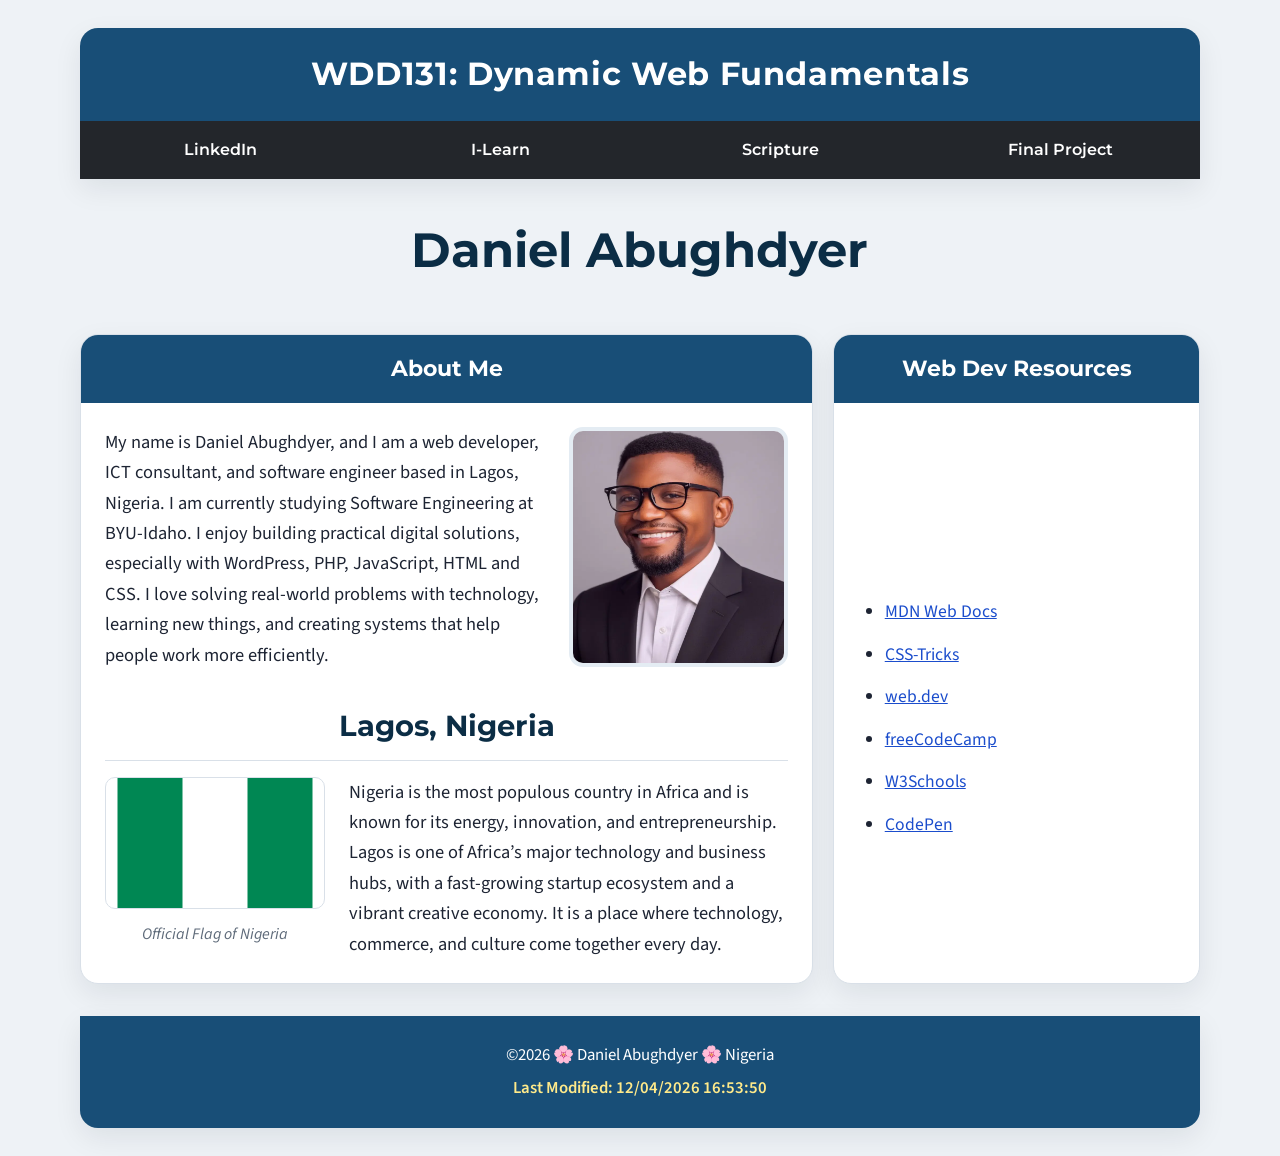
<file: index.html>
<!DOCTYPE html>
<html lang="en">
<head>
  <meta charset="UTF-8">
  <meta name="viewport" content="width=device-width, initial-scale=1.0">
  <title>WDD131 - Dynamic Web Fundamentals - Daniel Abughdyer</title>
  <meta name="description" content="Daniel Abughdyer course: WDD131 - Dynamic Web Fundamentals .">
  <meta name="author" content="Daniel Abughdyer">
  <link rel="preconnect" href="https://fonts.googleapis.com">
  <link rel="preconnect" href="https://fonts.gstatic.com" crossorigin>
  <link href="https://fonts.googleapis.com/css2?family=Montserrat:wght@400;600;700&family=Source+Sans+3:wght@400;600&display=swap" rel="stylesheet">
  <link rel="stylesheet" href="styles/base.css">
  <script src="scripts/getdates.js" defer></script>
</head>
<body>
  <header>
    <span id="course-title">WDD131: Dynamic Web Fundamentals</span>
    <nav>
      <a href="https://www.linkedin.com/in/daniel-abughdyer-a32211175" target="_blank" rel="noopener noreferrer">LinkedIn</a>
      <a href="https://byupw.instructure.com/" target="_blank" rel="noopener noreferrer">I-Learn</a>
      <a href="https://www.churchofjesuschrist.org/study/scriptures/bofm/1-ne/3?lang=eng&amp;id=p7#p7" target="_blank" rel="noopener noreferrer">Scripture</a>
      <a href="final-project/">Final Project</a>
    </nav>
  </header>

  <main>
    <h1>Daniel Abughdyer</h1>

    <section class="card">
      <h2>About Me</h2>
      <div class="about-grid">
        <div class="intro-text">
         <p>
            My name is Daniel Abughdyer, and I am a web developer, ICT consultant, 
            and software engineer based in Lagos, Nigeria. I am currently studying 
            Software Engineering at BYU-Idaho. I enjoy building practical digital solutions, 
            especially with WordPress, PHP, JavaScript, HTML and CSS. I love solving real-world 
            problems with technology, learning new things, and creating systems that help people 
            work more efficiently.
        </p>
        </div>

        <div class="profile-wrap">
          <img src="images/profile.webp" alt="Profile picture of Daniel Abughdyer" width="240" height="240">
        </div>

        <div class="location-block">
          <h3>Lagos, Nigeria</h3>
          <div class="location-content">
            <figure>
              <img src="images/nigeria-flag.svg" alt="Official flag of Nigeria" width="220" height="132">
              <figcaption>Official Flag of Nigeria</figcaption>
            </figure>
            <p>
              Nigeria is the most populous country in Africa and is known for its energy,
              innovation, and entrepreneurship. Lagos is one of Africa’s major technology
              and business hubs, with a fast-growing startup ecosystem and a vibrant creative economy.
              It is a place where technology, commerce, and culture come together every day.
            </p>
          </div>
        </div>
      </div>
    </section>

    <section class="card">
      <h2>Web Dev Resources</h2>
      <div class="resources">
        <ul>
          <li><a href="https://developer.mozilla.org/" target="_blank" rel="noopener noreferrer">MDN Web Docs</a></li>
          <li><a href="https://css-tricks.com/" target="_blank" rel="noopener noreferrer">CSS-Tricks</a></li>
          <li><a href="#" target="_blank" rel="noopener noreferrer">web.dev</a></li>
          <li><a href="https://www.freecodecamp.org/" target="_blank" rel="noopener noreferrer">freeCodeCamp</a></li>
          <li><a href="https://www.w3schools.com/" target="_blank" rel="noopener noreferrer">W3Schools</a></li>
          <li><a href="https://codepen.io/" target="_blank" rel="noopener noreferrer">CodePen</a></li>
        </ul>
      </div>
    </section>
  </main>

  <footer>
    <p>&copy;<span id="currentyear"></span> 🌸 Daniel Abughdyer 🌸 Nigeria</p>
    <p id="lastModified"></p>
  </footer>
</body>
</html>
</file>
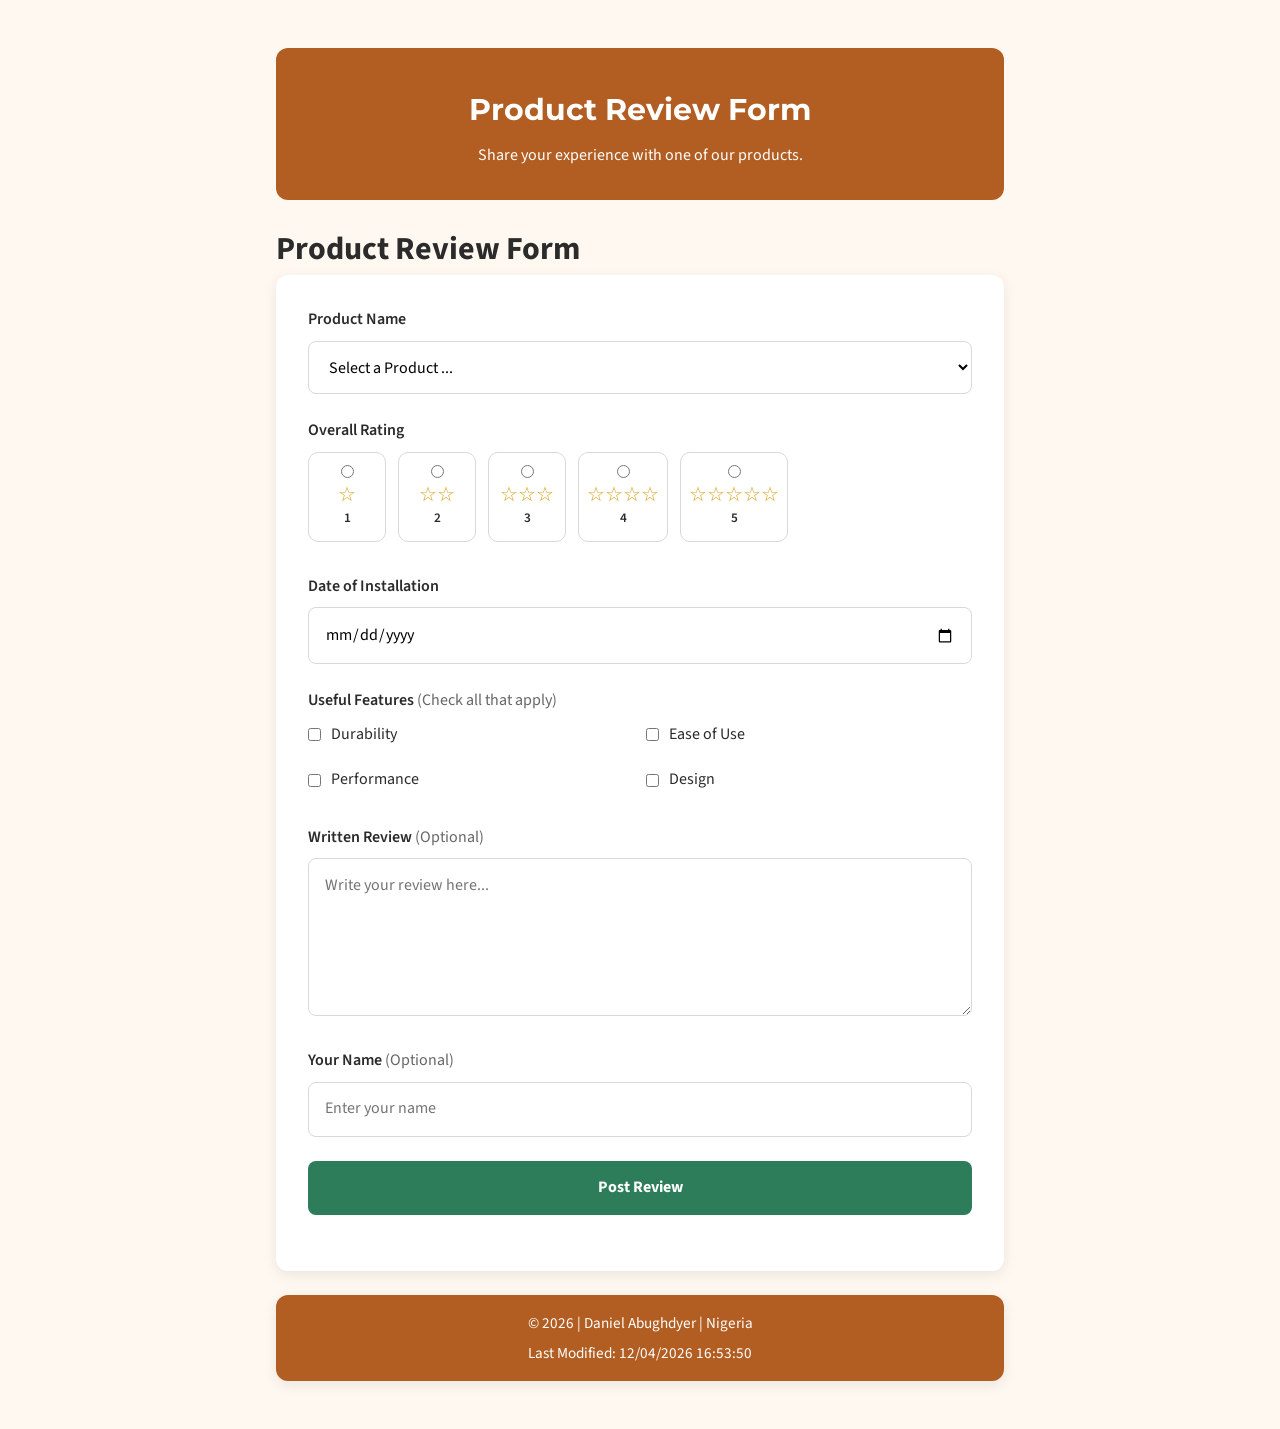
<file: form.html>
<!DOCTYPE html>
<html lang="en">
<head>
  <meta charset="UTF-8">
  <meta name="viewport" content="width=device-width, initial-scale=1.0">
  <title>Product Review Form</title>
  <meta name="description" content="Product review form assignment for WDD131 showcasing form design principles, responsive layout, and JavaScript-based interactivity.">
  <meta name="author" content="Daniel Abughdyer">

  <link rel="preconnect" href="https://fonts.googleapis.com">
  <link rel="preconnect" href="https://fonts.gstatic.com" crossorigin>
  <link href="https://fonts.googleapis.com/css2?family=Montserrat:wght@500;600;700&family=Source+Sans+3:wght@400;600&display=swap" rel="stylesheet">

  <link rel="stylesheet" href="styles/form.css">
  <script src="scripts/form.js" defer></script>
</head>
<body>
  <div class="container">
    <header class="site-header">
      <h1>Product Review Form</h1>
      <p>Share your experience with one of our products.</p>
    </header>

    <main>
        <h1>Product Review Form</h1>
      <form class="review-form" method="get" action="review.html">
        <div class="form-group">
          <label for="productName">Product Name</label>
          <select id="productName" name="productName" required>
            <option value="" disabled selected>Select a Product ...</option>
          </select>
        </div>

        <fieldset class="form-group">
          <legend>Overall Rating</legend>
          <div class="rating-group">
            <label for="rating1" class="rating-option">
              <input type="radio" id="rating1" name="rating" value="1" required>
              <span>☆</span>
              <small>1</small>
            </label>

            <label for="rating2" class="rating-option">
              <input type="radio" id="rating2" name="rating" value="2" required>
              <span>☆☆</span>
              <small>2</small>
            </label>

            <label for="rating3" class="rating-option">
              <input type="radio" id="rating3" name="rating" value="3" required>
              <span>☆☆☆</span>
              <small>3</small>
            </label>

            <label for="rating4" class="rating-option">
              <input type="radio" id="rating4" name="rating" value="4" required>
              <span>☆☆☆☆</span>
              <small>4</small>
            </label>

            <label for="rating5" class="rating-option">
              <input type="radio" id="rating5" name="rating" value="5" required>
              <span>☆☆☆☆☆</span>
              <small>5</small>
            </label>
          </div>
        </fieldset>

        <div class="form-group">
          <label for="installDate">Date of Installation</label>
          <input type="date" id="installDate" name="installDate" required>
        </div>

        <fieldset class="form-group">
          <legend>Useful Features <span>(Check all that apply)</span></legend>

          <div class="checkbox-group">
            <label for="durability">
              <input type="checkbox" id="durability" name="features" value="Durability">
              Durability
            </label>

            <label for="easeOfUse">
              <input type="checkbox" id="easeOfUse" name="features" value="Ease of Use">
              Ease of Use
            </label>

            <label for="performance">
              <input type="checkbox" id="performance" name="features" value="Performance">
              Performance
            </label>

            <label for="design">
              <input type="checkbox" id="design" name="features" value="Design">
              Design
            </label>
          </div>
        </fieldset>

        <div class="form-group">
          <label for="writtenReview">Written Review <span>(Optional)</span></label>
          <textarea id="writtenReview" name="writtenReview" rows="5" placeholder="Write your review here..."></textarea>
        </div>

        <div class="form-group">
          <label for="userName">Your Name <span>(Optional)</span></label>
          <input type="text" id="userName" name="userName" placeholder="Enter your name">
        </div>

        <div class="form-group">
          <input type="submit" value="Post Review" class="submit-button">
        </div>
      </form>
    </main>

    <footer class="site-footer">
      <p>&copy; <span id="year"></span> | Daniel Abughdyer | Nigeria</p>
      <p id="lastModified"></p>
    </footer>
  </div>
</body>
</html>
</file>
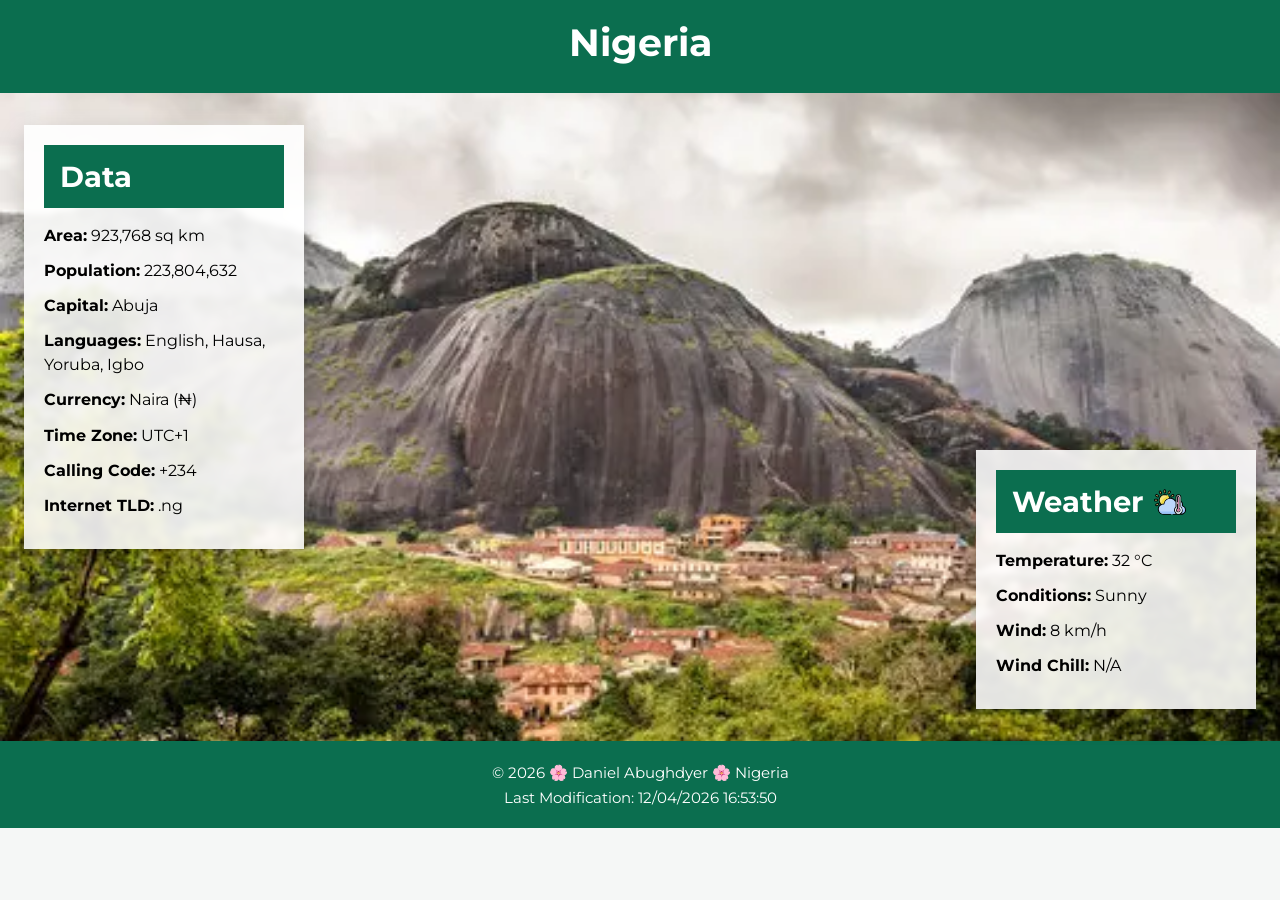
<file: place.html>
<!DOCTYPE html>
<html lang="en">
<head>
  <meta charset="UTF-8">
  <meta name="viewport" content="width=device-width, initial-scale=1.0">
  <title>Place Nigeria</title>
  <meta name="description" content="Nigeria is a vibrant West African country known for its rich culture, diverse languages, growing economy, and dynamic cities like Lagos and Abuja.">
  <meta name="author" content="Daniel Abughdyer">

  <link rel="preconnect" href="https://fonts.googleapis.com">
  <link rel="preconnect" href="https://fonts.gstatic.com" crossorigin>
  <link href="https://fonts.googleapis.com/css2?family=Montserrat:wght@400;600;700&family=Source+Sans+3:wght@400;600&display=swap" rel="stylesheet">

  <link rel="stylesheet" href="styles/place.css">
  <script src="scripts/place.js" defer></script>
</head>
<body>

  <header class="header">
    <h1>Nigeria</h1>
  </header>


<main>
  <section class="hero">
    <picture>
      <source srcset="images/nigeria-landscape.webp" media="(min-width: 768px)">
      <img src="images/nigeria-landscape.webp" alt="A beautiful view representing Nigeria">
    </picture>

    <div class="card data-card">
      <h2>Data</h2>
      <ul>
        <li><strong>Area:</strong> 923,768 sq km</li>
        <li><strong>Population:</strong> 223,804,632</li>
        <li><strong>Capital:</strong> Abuja</li>
        <li><strong>Languages:</strong> English, Hausa, Yoruba, Igbo</li>
        <li><strong>Currency:</strong> Naira (₦)</li>
        <li><strong>Time Zone:</strong> UTC+1</li>
        <li><strong>Calling Code:</strong> +234</li>
        <li><strong>Internet TLD:</strong> .ng</li>
      </ul>
    </div>

<div class="card weather-card">
  <h2>Weather</h2>

  <p><strong>Temperature:</strong> <span id="temp">32</span> °C</p>
  <p><strong>Conditions:</strong> Sunny</p>
  <p><strong>Wind:</strong> <span id="wind">8</span> km/h</p>
  <p><strong>Wind Chill:</strong> <span id="chill"></span></p>
</div>
  </section>
</main>

  <footer>
    <p>&copy; <span id="year"></span> 🌸 Daniel Abughdyer 🌸 Nigeria</p>
    <p>Last Modification: <span id="modified"></span></p>
  </footer>

</body>
</html>
</file>
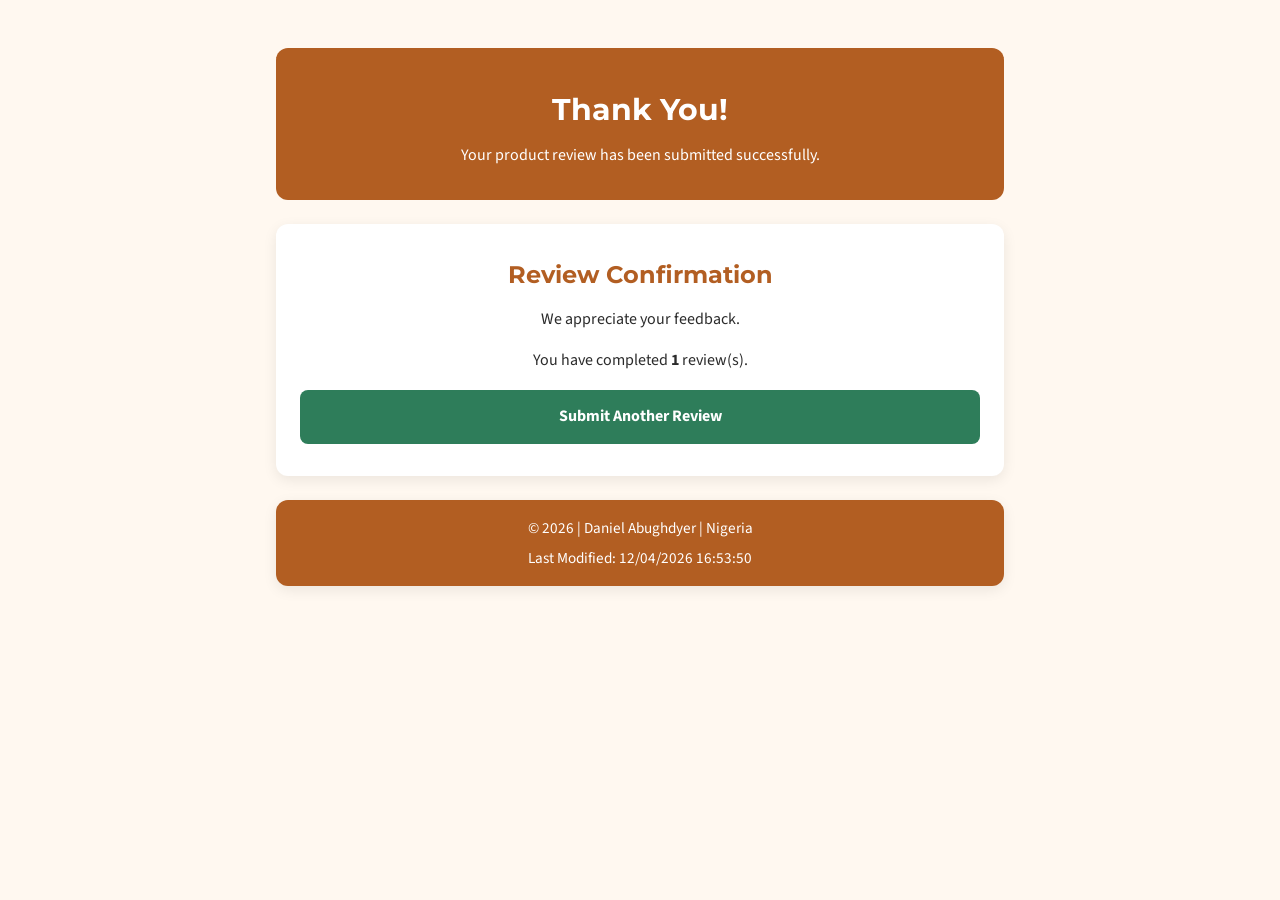
<file: review.html>
<!DOCTYPE html>
<html lang="en">
<head>
  <meta charset="UTF-8">
  <meta name="viewport" content="width=device-width, initial-scale=1.0">
  <title>Review Submitted</title>
  <meta name="description" content="Review submission confirmation page for WDD131.">
  <meta name="author" content="Daniel Abughdyer">

  <link rel="preconnect" href="https://fonts.googleapis.com">
  <link rel="preconnect" href="https://fonts.gstatic.com" crossorigin>
  <link href="https://fonts.googleapis.com/css2?family=Montserrat:wght@500;600;700&family=Source+Sans+3:wght@400;600&display=swap" rel="stylesheet">

  <link rel="stylesheet" href="styles/form.css">
  <script src="scripts/review.js" defer></script>
</head>
<body>
  <div class="container">
    <header class="site-header">
      <h1>Thank You!</h1>
      <p>Your product review has been submitted successfully.</p>
    </header>

    <main>
      <section class="confirmation-card">
        <h2>Review Confirmation</h2>
        <p>We appreciate your feedback.</p>
        <p>You have completed <strong><span id="reviewCount">0</span></strong> review(s).</p>
        <a href="form.html" class="back-link">Submit Another Review</a>
      </section>
    </main>

    <footer class="site-footer">
      <p>&copy; <span id="year"></span> | Daniel Abughdyer | Nigeria</p>
      <p id="lastModified"></p>
    </footer>
  </div>
</body>
</html>
</file>
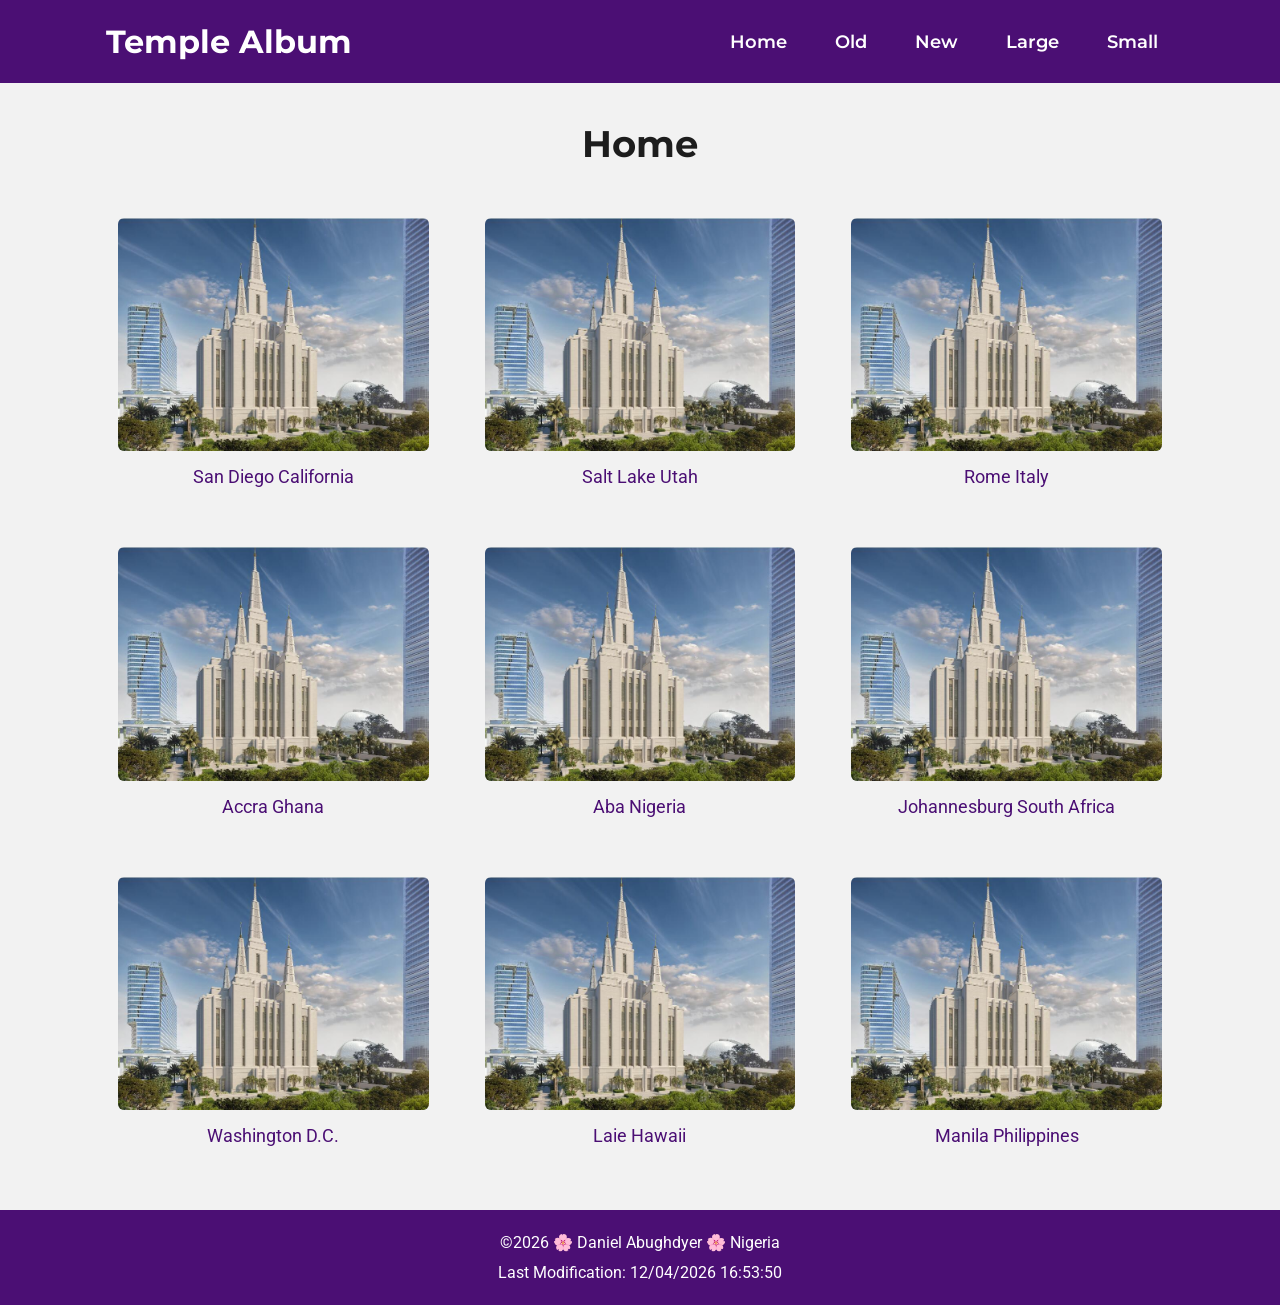
<file: temples.html>
<!DOCTYPE html>
<html lang="en-US">
<head>
  <meta charset="UTF-8">
  <meta name="viewport" content="width=device-width, initial-scale=1.0">
 <meta name="description" content="Explore the WDD131 Temple Album, a responsive gallery showcasing beautiful temples with clean design and optimized user experience.">
  <meta name="author" content="Daniel Abughdyer">
  <title>Temple Album</title>

  <link rel="preconnect" href="https://fonts.googleapis.com">
  <link rel="preconnect" href="https://fonts.gstatic.com" crossorigin>
  <link href="https://fonts.googleapis.com/css2?family=Montserrat:wght@400;600;700&family=Roboto:wght@400;500&display=swap" rel="stylesheet">

  <link rel="stylesheet" href="styles/temples.css">
  <link rel="stylesheet" href="styles/temples-large.css">

  <script src="scripts/temples.js" defer></script>
</head>
<body>
  <header>
    <div class="header-container">
      <h2>Temple Album</h2>

      <button id="menu-button" aria-label="Open navigation menu" aria-expanded="false">&#9776;</button>

      <nav id="nav-menu">
        <a href="#">Home</a>
        <a href="#">Old</a>
        <a href="#">New</a>
        <a href="#">Large</a>
        <a href="#">Small</a>
      </nav>
    </div>
  </header>

  <main>
    <h1>Home</h1>

    <section class="gallery">
      <figure>
        <img src="images/temple1.jpg" alt="San Diego California Temple" loading="lazy" width="400" height="250">
        <figcaption>San Diego California</figcaption>
      </figure>

      <figure>
        <img src="images/temple2.jpg" alt="Salt Lake Temple" loading="lazy" width="400" height="250">
        <figcaption>Salt Lake Utah</figcaption>
      </figure>

      <figure>
        <img src="images/temple3.jpg" alt="Rome Italy Temple" loading="lazy" width="400" height="250">
        <figcaption>Rome Italy</figcaption>
      </figure>

      <figure>
        <img src="images/temple4.jpg" alt="Accra Ghana Temple" loading="lazy" width="400" height="250">
        <figcaption>Accra Ghana</figcaption>
      </figure>

      <figure>
        <img src="images/temple5.jpg" alt="Aba Nigeria Temple" loading="lazy" width="400" height="250">
        <figcaption>Aba Nigeria</figcaption>
      </figure>

      <figure>
        <img src="images/temple6.jpg" alt="Johannesburg South Africa Temple" loading="lazy" width="400" height="250">
        <figcaption>Johannesburg South Africa</figcaption>
      </figure>

      <figure>
        <img src="images/temple7.jpg" alt="Washington D.C. Temple" loading="lazy" width="400" height="250">
        <figcaption>Washington D.C.</figcaption>
      </figure>

      <figure>
        <img src="images/temple8.jpg" alt="Laie Hawaii Temple" loading="lazy" width="400" height="250">
        <figcaption>Laie Hawaii</figcaption>
      </figure>

      <figure>
        <img src="images/temple9.jpg" alt="Manila Philippines Temple" loading="lazy" width="400" height="250">
        <figcaption>Manila Philippines</figcaption>
      </figure>
    </section>
  </main>

  <footer>
    <p>
      &copy;<span id="currentyear"></span> 🌸 Daniel Abughdyer 🌸 Nigeria
    </p>
    <p id="lastModified"></p>
  </footer>
</body>
</html>
</file>
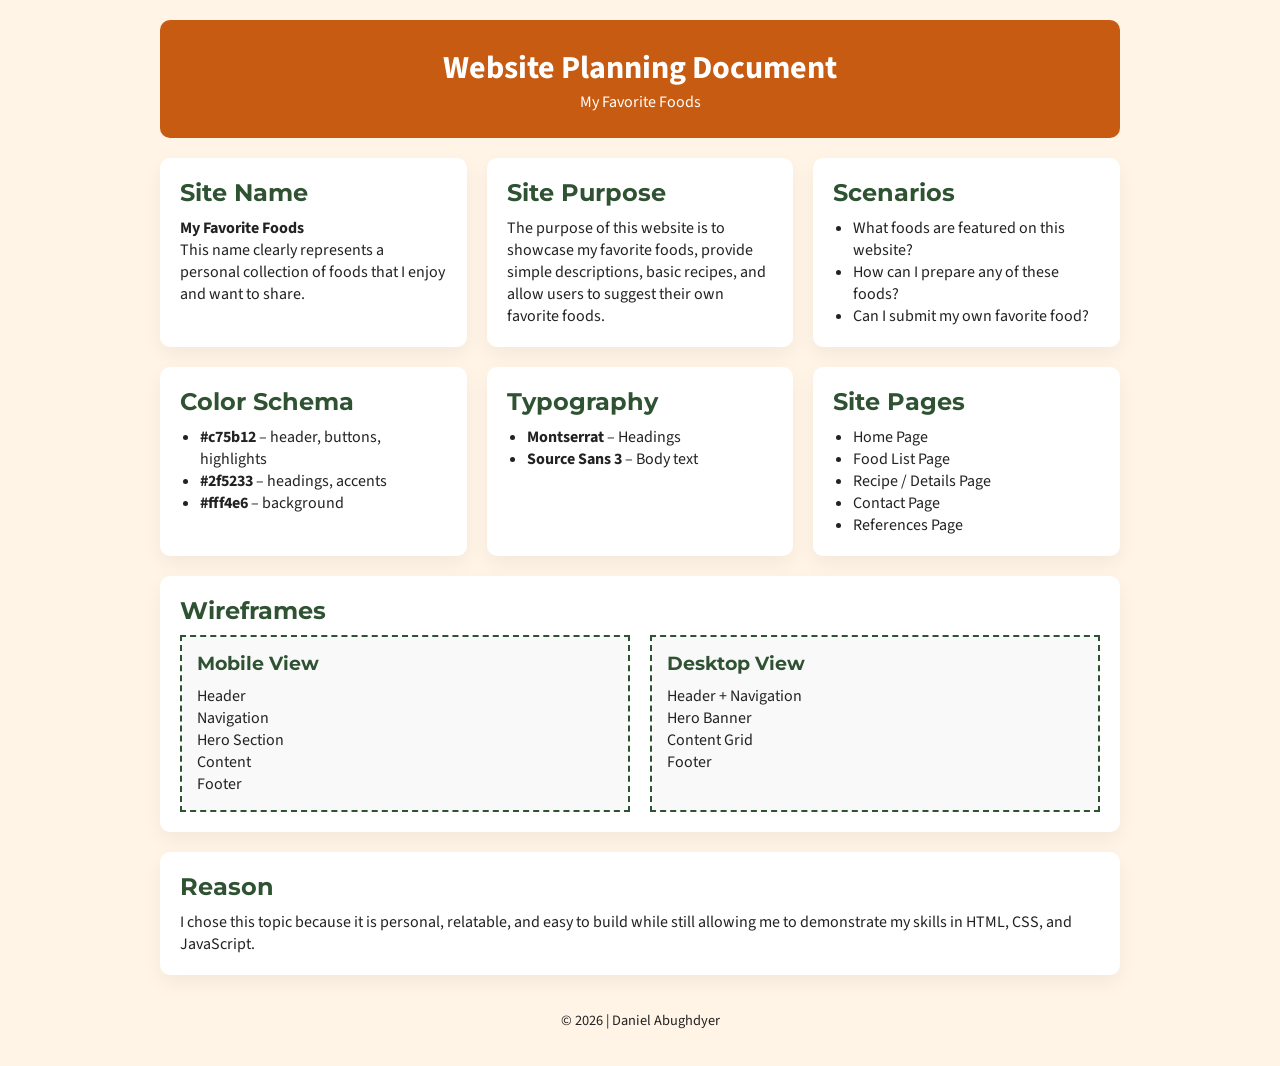
<file: project/siteplan.html>
<!DOCTYPE html>
<html lang="en">
<head>
  <meta charset="UTF-8">
  <meta name="viewport" content="width=device-width, initial-scale=1.0">
  <title>Product Review - My Favorite Foods</title>

  <meta name="description" content="Website planning document for My Favorite Foods project.">
  <meta name="author" content="Daniel Abughdyer">

  <!-- Google Fonts -->
  <link rel="preconnect" href="https://fonts.googleapis.com">
  <link rel="preconnect" href="https://fonts.gstatic.com" crossorigin>
  <link href="https://fonts.googleapis.com/css2?family=Montserrat:wght@400;600;700&family=Source+Sans+3:wght@400;600&display=swap" rel="stylesheet">

  <!-- CSS -->
  <link rel="stylesheet" href="styles/styles.css">
</head>

<body>

  <div class="container">

    <header class="header">
      <h1>Website Planning Document</h1>
      <p>My Favorite Foods</p>
    </header>

    <main class="main">

      <section class="card">
        <h2>Site Name</h2>
        <p><strong>My Favorite Foods</strong></p>
        <p>This name clearly represents a personal collection of foods that I enjoy and want to share.</p>
      </section>

      <section class="card">
        <h2>Site Purpose</h2>
        <p>
          The purpose of this website is to showcase my favorite foods, provide simple descriptions,
          basic recipes, and allow users to suggest their own favorite foods.
        </p>
      </section>

      <section class="card">
        <h2>Scenarios</h2>
        <ul>
          <li>What foods are featured on this website?</li>
          <li>How can I prepare any of these foods?</li>
          <li>Can I submit my own favorite food?</li>
        </ul>
      </section>

      <section class="card">
        <h2>Color Schema</h2>
        <ul>
          <li><strong>#c75b12</strong> – header, buttons, highlights</li>
          <li><strong>#2f5233</strong> – headings, accents</li>
          <li><strong>#fff4e6</strong> – background</li>
        </ul>
      </section>

      <section class="card">
        <h2>Typography</h2>
        <ul>
          <li><strong>Montserrat</strong> – Headings</li>
          <li><strong>Source Sans 3</strong> – Body text</li>
        </ul>
      </section>

      <section class="card">
        <h2>Site Pages</h2>
        <ul>
          <li>Home Page</li>
          <li>Food List Page</li>
          <li>Recipe / Details Page</li>
          <li>Contact Page</li>
          <li>References Page</li>
        </ul>
      </section>

      <section class="card full">
        <h2>Wireframes</h2>

        <div class="wireframes">

          <div class="wireframe">
            <h3>Mobile View</h3>
            <p>Header</p>
            <p>Navigation</p>
            <p>Hero Section</p>
            <p>Content</p>
            <p>Footer</p>
          </div>

          <div class="wireframe">
            <h3>Desktop View</h3>
            <p>Header + Navigation</p>
            <p>Hero Banner</p>
            <p>Content Grid</p>
            <p>Footer</p>
          </div>

        </div>
      </section>

      <section class="card">
        <h2>Reason</h2>
        <p>
          I chose this topic because it is personal, relatable, and easy to build while still
          allowing me to demonstrate my skills in HTML, CSS, and JavaScript.
        </p>
      </section>

    </main>

    <footer class="footer">
      <p>&copy; 2026 | Daniel Abughdyer</p>
    </footer>

  </div>

</body>
</html>
</file>
<file: styles/base.css>
:root {
  --primary: #184e77;
  --primary-dark: #0b2d45;
  --accent: #f2c14e;
  --surface: #ffffff;
  --surface-alt: #f5f7fb;
  --text: #1d2433;
  --muted: #5f6b7a;
  --border: #d9e0e8;
  --shadow: 0 10px 28px rgba(16, 24, 40, 0.08);
  --radius: 18px;
}

* {
  box-sizing: border-box;
}

body {
  margin: 0;
  font-family: "Source Sans 3", Arial, sans-serif;
  color: var(--text);
  background: #eef2f6;
  line-height: 1.65;
}

img {
  max-width: 100%;
  display: block;
}

header,
main,
footer {
  width: min(1120px, calc(100% - 2rem));
  margin: 0 auto;
}

header {
  margin-top: 1.75rem;
  border-radius: var(--radius) var(--radius) 0 0;
  overflow: hidden;
  box-shadow: var(--shadow);
}

#course-title {
  display: block;
  text-align: center;
  background: var(--primary);
  color: #fff;
  padding: 1.25rem 1rem;
  font-family: "Montserrat", Arial, sans-serif;
  font-size: clamp(1.25rem, 2.5vw, 2rem);
  font-weight: 700;
  letter-spacing: 0.02em;
}

nav {
  display: flex;
  flex-wrap: wrap;
  justify-content: space-between;
  align-items: center;
  background: #23262b;
}

nav a {
  flex: 1 1 160px;
  text-align: center;
  padding: 1rem;
  color: #fff;
  text-decoration: none;
  font-family: "Montserrat", Arial, sans-serif;
  font-weight: 600;
  transition: background-color 0.25s ease, color 0.25s ease, transform 0.25s ease;
}

nav a:hover,
nav a:focus-visible {
  background: var(--accent);
  color: #111;
  transform: translateY(-2px);
}

main {
  padding: 2rem 0;
}

main h1 {
  margin: 0 0 1.5rem;
  text-align: center;
  font-family: "Montserrat", Arial, sans-serif;
  font-size: clamp(2rem, 4vw, 3rem);
  color: var(--primary-dark);
}

main {
  display: grid;
  grid-template-columns: 2fr 1fr;
  gap: 1.25rem;
}

main h1 {
  grid-column: 1 / -1;
}

.card {
  background: var(--surface);
  border: 1px solid var(--border);
  border-radius: var(--radius);
  box-shadow: var(--shadow);
  overflow: hidden;
}

.card h2 {
  margin: 0;
  padding: 1rem 1.25rem;
  text-align: center;
  background: var(--primary);
  color: #fff;
  font-family: "Montserrat", Arial, sans-serif;
  font-size: 1.35rem;
}

.about-grid {
  padding: 1.5rem;
  display: grid;
  grid-template-columns: 2fr 1fr;
  gap: 1.5rem;
}

.intro-text p,
.location-content p {
  margin: 0;
  font-size: 1.15rem;
}

.profile-wrap {
  display: flex;
  justify-content: center;
  align-items: start;
}

.profile-wrap img {
  width: min(100%, 240px);
  border-radius: 14px;
  border: 4px solid #e4ecf3;
}

.location-block {
  grid-column: 1 / -1;
  padding-top: 0.5rem;
}

.location-block h3 {
  margin: 0 0 1rem;
  padding-bottom: 0.65rem;
  border-bottom: 1px solid var(--border);
  text-align: center;
  font-family: "Montserrat", Arial, sans-serif;
  font-size: 1.8rem;
  color: var(--primary-dark);
}

.location-content {
  display: grid;
  grid-template-columns: 220px 1fr;
  gap: 1.5rem;
  align-items: start;
}

figure {
  margin: 0;
  text-align: center;
}

figure img {
  border: 1px solid var(--border);
  border-radius: 10px;
  background: #fff;
}

figcaption {
  margin-top: 0.75rem;
  font-style: italic;
  color: var(--muted);
}

.resources {
  padding: 1.75rem 1.75rem 2rem;
  min-height: 100%;
  display: flex;
  align-items: center;
}

.resources ul {
  margin: 0;
  padding-left: 1.4rem;
}

.resources li {
  margin-bottom: 0.85rem;
  font-size: 1.1rem;
}

.resources a {
  color: #1b4dcc;
}

.resources a:hover,
.resources a:focus-visible {
  text-decoration: none;
}

footer {
  margin-bottom: 1.75rem;
  padding: 1.25rem 1rem;
  text-align: center;
  background: var(--primary);
  color: #fff;
  border-radius: 0 0 var(--radius) var(--radius);
  box-shadow: var(--shadow);
}

footer p {
  margin: 0.35rem 0;
  font-size: 1.05rem;
}

#lastModified {
  color: #ffea8a;
  font-weight: 600;
}

@media (max-width: 860px) {
  main {
    grid-template-columns: 1fr;
  }

  .about-grid,
  .location-content {
    grid-template-columns: 1fr;
  }

  .profile-wrap {
    order: -1;
  }

  nav a {
    flex-basis: 50%;
  }
}

@media (max-width: 560px) {
  body {
    line-height: 1.55;
  }

  header,
  main,
  footer {
    width: min(100% - 1rem, 1120px);
  }

  nav a {
    flex-basis: 100%;
  }

  .card h2 {
    font-size: 1.2rem;
  }

  .about-grid,
  .resources {
    padding: 1rem;
  }

  .location-block h3 {
    font-size: 1.45rem;
  }
}
</file>
<file: styles/form.css>
:root {
    --primary: #b25e22;
    --secondary: #fff8f0;
    --accent: #2e7d5a;
    --text: #2b2b2b;
    --card: #ffffff;
    --border: #d9d9d9;
    --shadow: rgba(0, 0, 0, 0.08);
}

* {
    margin: 0;
    padding: 0;
    box-sizing: border-box;
}

body {
    font-family: "Source Sans 3", sans-serif;
    background-color: var(--secondary);
    color: var(--text);
    line-height: 1.6;
}

.container {
    max-width: 760px;
    margin: 0 auto;
    padding: 1rem;
}

.site-footer,
.review-form,
.confirmation-card {
    background-color: var(--card);
    border-radius: 12px;
    box-shadow: 0 4px 14px var(--shadow);
}

.site-header {
    background-color: var(--primary);
    border-radius: 12px;
    color: #fff;
    text-align: center;
    padding: 2rem 1rem;
    margin: 1rem 0 1.5rem;
    border-top: 6px solid var(--primary);
}

.site-header h1 {
    font-family: "Montserrat", sans-serif;
    font-size: 1.9rem;
    color: var(--card);
    margin-bottom: 0.5rem;
}

.site-header p {
    color: #ffffff;
}

.review-form {
    padding: 1.5rem;
}

.form-group,
fieldset {
    margin-bottom: 1.5rem;
    border: none;
}

label,
legend {
    display: block;
    font-weight: 600;
    margin-bottom: 0.5rem;
}

label span,
legend span {
    font-weight: 400;
    color: #666;
}

input[type="text"],
input[type="date"],
select,
textarea {
    width: 100%;
    padding: 0.85rem 1rem;
    border: 1px solid var(--border);
    border-radius: 8px;
    font: inherit;
    background-color: #fff;
}

textarea {
    resize: vertical;
    min-height: 120px;
}

input:focus,
select:focus,
textarea:focus {
    outline: 2px solid rgba(46, 125, 90, 0.2);
    border-color: var(--accent);
}

.rating-group {
    display: flex;
    flex-wrap: wrap;
    gap: 0.75rem;
}

.rating-option {
    display: flex;
    flex-direction: column;
    align-items: center;
    justify-content: center;
    min-width: 78px;
    padding: 0.75rem 0.5rem;
    border: 1px solid var(--border);
    border-radius: 10px;
    background: #fff;
    cursor: pointer;
    text-align: center;
}

.rating-option span {
    font-size: 1.25rem;
    color: #d4a017;
    line-height: 1.2;
}

.rating-option input {
    margin-bottom: 0.35rem;
}

.checkbox-group {
    display: grid;
    gap: 0.75rem;
}

.checkbox-group label {
    display: flex;
    align-items: center;
    gap: 0.6rem;
    font-weight: 400;
}

.submit-button,
.back-link {
    display: inline-block;
    width: 100%;
    padding: 0.9rem 1.2rem;
    border: none;
    border-radius: 8px;
    background-color: var(--accent);
    color: #fff;
    font: inherit;
    font-weight: 700;
    text-align: center;
    text-decoration: none;
    cursor: pointer;
}

.submit-button:hover,
.back-link:hover {
    opacity: 0.95;
}

.confirmation-card {
    padding: 2rem 1.5rem;
    text-align: center;
}

.confirmation-card h2 {
    font-family: "Montserrat", sans-serif;
    color: var(--primary);
    margin-bottom: 0.75rem;
}

.confirmation-card p {
    margin-bottom: 1rem;
}

.site-footer {
    margin: 1.5rem 0 1rem;
    padding: 1rem;
    text-align: center;
    font-size: 0.95rem;
    background-color: var(--primary);
    color: #fff;
}

.site-footer p:first-child {
    margin-bottom: 0.35rem;
}

#lastModified {
    color: #ffffff;
}

@media (min-width: 700px) {
    .container {
        padding: 2rem 1rem;
    }

    .review-form {
        padding: 2rem;
    }

    .checkbox-group {
        grid-template-columns: 1fr 1fr;
    }
}
</file>
<file: styles/place.css>
:root {
  --primary: #0b6e4f;
  --secondary: #f5f7f6;
  --accent: #0b6e4f;
  --highlight: #dfeee7;
  --overlay: rgba(255, 255, 255, 0.88);
  --shadow: rgba(0, 0, 0, 0.2);
  --border: #d9d9d9;
}

* {
  box-sizing: border-box;
}

body {
  margin: 0;
  font-family: 'Montserrat', sans-serif;
  color: var(--accent);
  background: var(--secondary);
}

img {
  max-width: 100%;
  height: auto;
  display: block;
}

.header {
  background: var(--primary);
  color: #fff;
  text-align: center;
  padding: 1.2rem 1rem;
  border-bottom: 8px solid var(--accent);
}

.header h1 {
  margin: 0;
  font-size: 2.4rem;
  font-weight: 700;
}

.hero {
  position: relative;
}

.hero picture,
.hero img {
  display: block;
  width: 100%;
}

.hero img {
  height: 72vh;
  object-fit: cover;
}

.card {
  background: var(--overlay);
  padding: 1.25rem;
  width: 280px;
  box-shadow: 0 10px 25px var(--shadow);
  backdrop-filter: blur(3px);
}

.card h2 {
  margin: 0 0 1rem;
  background: var(--primary);
  color: #fff;
  padding: 0.85rem 1rem;
  font-size: 1.8rem;
  font-weight: 700;
}

.data-card {
  position: absolute;
  top: 2rem;
  left: 1.5rem;
}

.weather-card {
  position: absolute;
  right: 1.5rem;
  bottom: 2rem;
}

.card ul {
  list-style: none;
  padding: 0;
  margin: 0;
}

.card li,
.card p {
  margin: 0.7rem 0;
  line-height: 1.5;
  font-size: 1rem;
  color: #000;
}

.weather-card h2 {
  display: flex;
  align-items: center;
}

.weather-card h2::after {
  content: "";
  display: inline-block;
  width: 32px;
  height: 32px;
  margin-left: 10px;
  background-image: url("../images/weather.svg");
  background-repeat: no-repeat;
  background-position: center;
  background-size: contain;
}

footer {
  background: var(--accent);
  color: #fff;
  text-align: center;
  padding: 1rem;
}

footer p {
  margin: 0.35rem 0;
  font-size: 0.95rem;
}

/* TABLET */
@media (max-width: 900px) {
  .hero img {
    height: 60vh;
  }

  .card {
    width: 250px;
    padding: 1rem;
  }

  .card h2 {
    font-size: 1.5rem;
  }

  .card li,
  .card p {
    font-size: 0.95rem;
  }
}

/* MOBILE */
@media (max-width: 767px) {
  .header {
    padding: 0.8rem;
    border-bottom: 6px solid var(--accent);
  }

  .header h1 {
    font-size: 1.7rem;
  }

  .hero img {
    height: 260px;
    object-fit: cover;
  }

  .card {
    position: static;
    width: auto;
    margin: 0;
    padding: 1rem;
    box-shadow: none;
    border-bottom: 1px solid var(--border);
    background: #fff;
    backdrop-filter: none;
  }

  .card h2 {
    margin: 0 0 0.75rem;
    padding: 0.6rem 0.8rem;
    font-size: 1.5rem;
    text-align: center;
    background: transparent;
    color: var(--accent);
  }

  .card li,
  .card p {
    margin: 0.4rem 0;
    font-size: 0.95rem;
    line-height: 1.35;
    text-align: center;
  }

  .weather-card h2 {
    display: block;
  }

  .weather-card h2::after {
    display: block;
    width: 70px;
    height: 70px;
    margin: 0.75rem auto 0;
    background-image: url("../images/weather.png");
  }

  footer {
    padding: 0.8rem;
  }

  footer p {
    margin: 0.2rem 0;
    font-size: 0.9rem;
  }
}
</file>
<file: styles/temples.css>
:root {
    --primary-color: #4b0f74;
    --secondary-color: #ffffff;
    --accent-color: #2d063f;
    --text-color: #1d1d1d;
    --bg-color: #f2f2f2;
    --card-bg: #ffffff;
    --caption-color: #4b0f74;
    --max-width: 1100px;
    --shadow: 0 8px 20px rgba(0, 0, 0, 0.08);
}

* {
    margin: 0;
    padding: 0;
    box-sizing: border-box;
}

body {
    font-family: "Roboto", sans-serif;
    background-color: var(--bg-color);
    color: var(--text-color);
    line-height: 1.6;
}

header {
    background-color: var(--primary-color);
    color: var(--secondary-color);
}

.header-container {
    max-width: var(--max-width);
    margin: 0 auto;
    padding: 1rem;
    display: flex;
    align-items: center;
    justify-content: space-between;
    position: relative;
}

header h2 {
    font-family: "Montserrat", sans-serif;
    font-size: 2rem;
    font-weight: 700;
}

#menu-button {
    background: transparent;
    border: none;
    color: var(--secondary-color);
    font-size: 2.4rem;
    cursor: pointer;
    display: block;
}

#nav-menu {
    display: none;
    flex-direction: column;
    width: 100%;
    background-color: var(--primary-color);
    position: absolute;
    top: 100%;
    left: 0;
    padding: 0.5rem 1rem 1rem;
}

#nav-menu.open {
    display: flex;
}

#nav-menu a {
    color: var(--secondary-color);
    text-decoration: none;
    padding: 0.9rem 0.75rem;
    font-family: "Montserrat", sans-serif;
    font-size: 1.1rem;
    font-weight: 600;
    border-radius: 6px;
    transition: background-color 0.3s ease, color 0.3s ease;
}

#nav-menu a:hover,
#nav-menu a:focus {
    background-color: var(--secondary-color);
    color: var(--primary-color);
}

main {
    max-width: var(--max-width);
    margin: 0 auto;
    padding: 2rem 1rem 3rem;
}

main h1 {
    font-family: "Montserrat", sans-serif;
    text-align: center;
    font-size: 2.3rem;
    margin-bottom: 2rem;
}

.gallery {
    display: grid;
    grid-template-columns: 1fr;
    gap: 2rem;
}

figure {
    /* background-color: var(--card-bg); */
    padding: 0.75rem;
    border-radius: 10px;
   /* box-shadow: var(--shadow); */
    text-align: center;
}

figure img {
    width: 100%;
    height: auto;
    display: block;
    border-radius: 6px;
}

figcaption {
    margin-top: 0.75rem;
    font-size: 1.1rem;
    color: var(--caption-color);
    font-family: "Roboto", sans-serif;
}

footer {
    background-color: var(--primary-color);
    color: var(--secondary-color);
    text-align: center;
    padding: 1rem;
}

footer p {
    margin: 0.25rem 0;
    font-size: 1rem;
}
</file>
<file: styles/temples-large.css>
@media only screen and (min-width: 48rem) {
    #menu-button {
        display: none;
    }

    .header-container {
        display: flex;
        justify-content: space-between;
        align-items: center;
    }

    #nav-menu {
        display: flex;
        position: static;
        width: auto;
        flex-direction: row;
        gap: 1rem;
        padding: 0;
        background: transparent;
    }

    #nav-menu a {
        padding: 0.5rem 1rem;
    }

    .gallery {
        grid-template-columns: repeat(3, 1fr);
        gap: 2rem;
    }
}
</file>
<file: project/styles/styles.css>
:root {
    --primary: #c75b12;
    --accent: #2f5233;
    --bg: #fff4e6;
    --text: #222;
    --card: #ffffff;
}



/* reset */
* {
    margin: 0;
    padding: 0;
    box-sizing: border-box;
}

/* body */
body {
    font-family: "Source Sans 3", sans-serif;
    background: var(--bg);
    color: var(--text);
}

/* container */
.container {
    max-width: 1000px;
    margin: 0 auto;
    padding: 20px;
}

/* header */
.header {
    background: var(--primary);
    color: #fff;
    text-align: center;
    padding: 25px;
    border-radius: 10px;
    margin-bottom: 20px;
}

/* main flex layout */
.main {
    display: flex;
    flex-wrap: wrap;
    gap: 20px;
}

/* card */
.card {
    background: var(--card);
    padding: 20px;
    border-radius: 10px;
    flex: 1 1 300px;
box-shadow: 0 8px 20px rgba(0, 0, 0, 0.05);
    transition: transform 0.2s ease;
}
.card:hover {
    transform: translateY(-5px);
} 
/* full width card */
.card.full {
    flex: 1 1 100%;
}

/* headings */
h2,
h3 {
    font-family: "Montserrat", sans-serif;
    color: var(--accent);
    margin-bottom: 10px;
}

/* list items */
ul {
    padding-left: 20px;
}

/* wireframes flex */
.wireframes {
    display: flex;
    gap: 20px;
    flex-wrap: wrap;
}

/* wireframe box */
.wireframe {
    flex: 1;
    border: 2px dashed var(--accent);
    padding: 15px;
    background: #f9f9f9;
}

/* footer */
.footer {
    text-align: center;
    margin-top: 20px;
    padding: 15px;
    font-size: 0.9rem;
}
</file>
